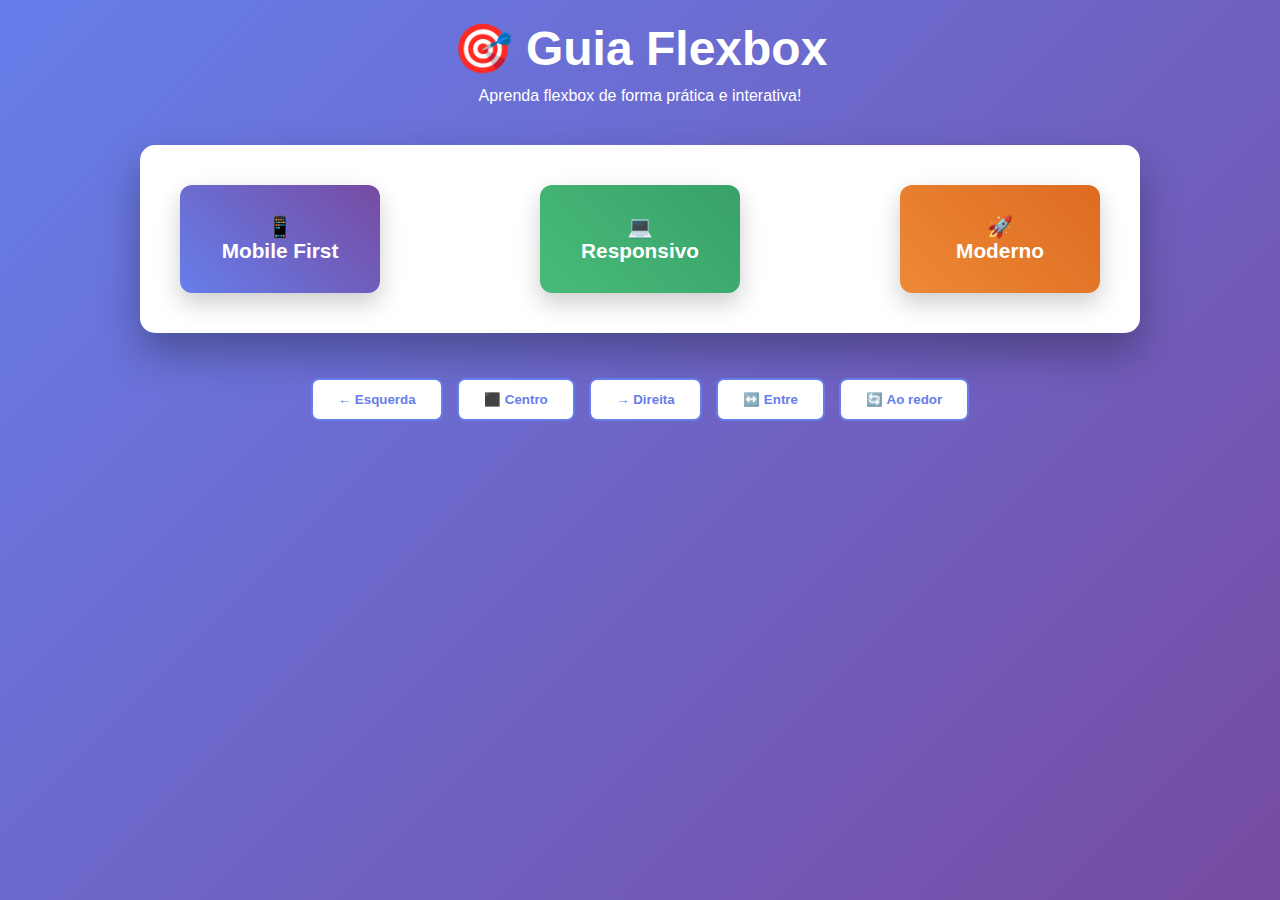
<file: index.html>
<!DOCTYPE html>
<html lang="pt-BR">
<head>
    <meta charset="UTF-8">
    <meta name="viewport" content="width=device-width, initial-scale=1.0">
    <title>🎯 Guia Flexbox - Início</title>
    <style>
        * {
            margin: 0;
            padding: 0;
            box-sizing: border-box;
        }

        body {
            font-family: 'Segoe UI', sans-serif;
            background: linear-gradient(135deg, #667eea 0%, #764ba2 100%);
            min-height: 100vh;
            padding: 20px;
        }

        .header {
            text-align: center;
            color: white;
            margin-bottom: 40px;
        }

        .header h1 {
            font-size: 3em;
            margin-bottom: 10px;
        }

        .container {
            display: flex;
            justify-content: space-between;
            align-items: center;
            max-width: 1000px;
            margin: 0 auto;
            background: white;
            padding: 40px;
            border-radius: 15px;
            box-shadow: 0 20px 40px rgba(0,0,0,0.3);
        }

        .box {
            background: linear-gradient(45deg, #667eea, #764ba2);
            color: white;
            padding: 30px;
            border-radius: 12px;
            text-align: center;
            font-size: 1.3em;
            font-weight: bold;
            box-shadow: 0 10px 25px rgba(0,0,0,0.2);
            transition: transform 0.3s ease;
            min-width: 200px;
        }

        .box:hover {
            transform: translateY(-10px);
        }

        .box:nth-child(1) { background: linear-gradient(45deg, #667eea, #764ba2); }
        .box:nth-child(2) { background: linear-gradient(45deg, #48bb78, #38a169); }
        .box:nth-child(3) { background: linear-gradient(45deg, #ed8936, #dd6b20); }

        .controls {
            text-align: center;
            margin: 40px 0;
        }

        .btn {
            background: white;
            color: #667eea;
            border: 2px solid #667eea;
            padding: 12px 25px;
            margin: 5px;
            border-radius: 8px;
            font-weight: bold;
            cursor: pointer;
            transition: all 0.3s ease;
        }

        .btn:hover {
            background: #667eea;
            color: white;
            transform: translateY(-2px);
        }

        /* Responsivo */
        @media (max-width: 768px) {
            .container {
                flex-direction: column;
                gap: 20px;
            }
            
            .box {
                width: 100%;
            }
            
            .header h1 {
                font-size: 2em;
            }
        }
    </style>
</head>
<body>
    <div class="header">
        <h1>🎯 Guia Flexbox</h1>
        <p>Aprenda flexbox de forma prática e interativa!</p>
    </div>

    <div class="container" id="flexContainer">
        <div class="box">
            📱<br>
            Mobile First
        </div>
        <div class="box">
            💻<br>
            Responsivo
        </div>
        <div class="box">
            🚀<br>
            Moderno
        </div>
    </div>

    <div class="controls">
        <button class="btn" onclick="changeJustify('flex-start')">← Esquerda</button>
        <button class="btn" onclick="changeJustify('center')">⬛ Centro</button>
        <button class="btn" onclick="changeJustify('flex-end')">→ Direita</button>
        <button class="btn" onclick="changeJustify('space-between')">↔️ Entre</button>
        <button class="btn" onclick="changeJustify('space-around')">🔄 Ao redor</button>
    </div>

    <script>
        function changeJustify(value) {
            document.getElementById('flexContainer').style.justifyContent = value;
        }
    </script>
</body>
</html>
</file>
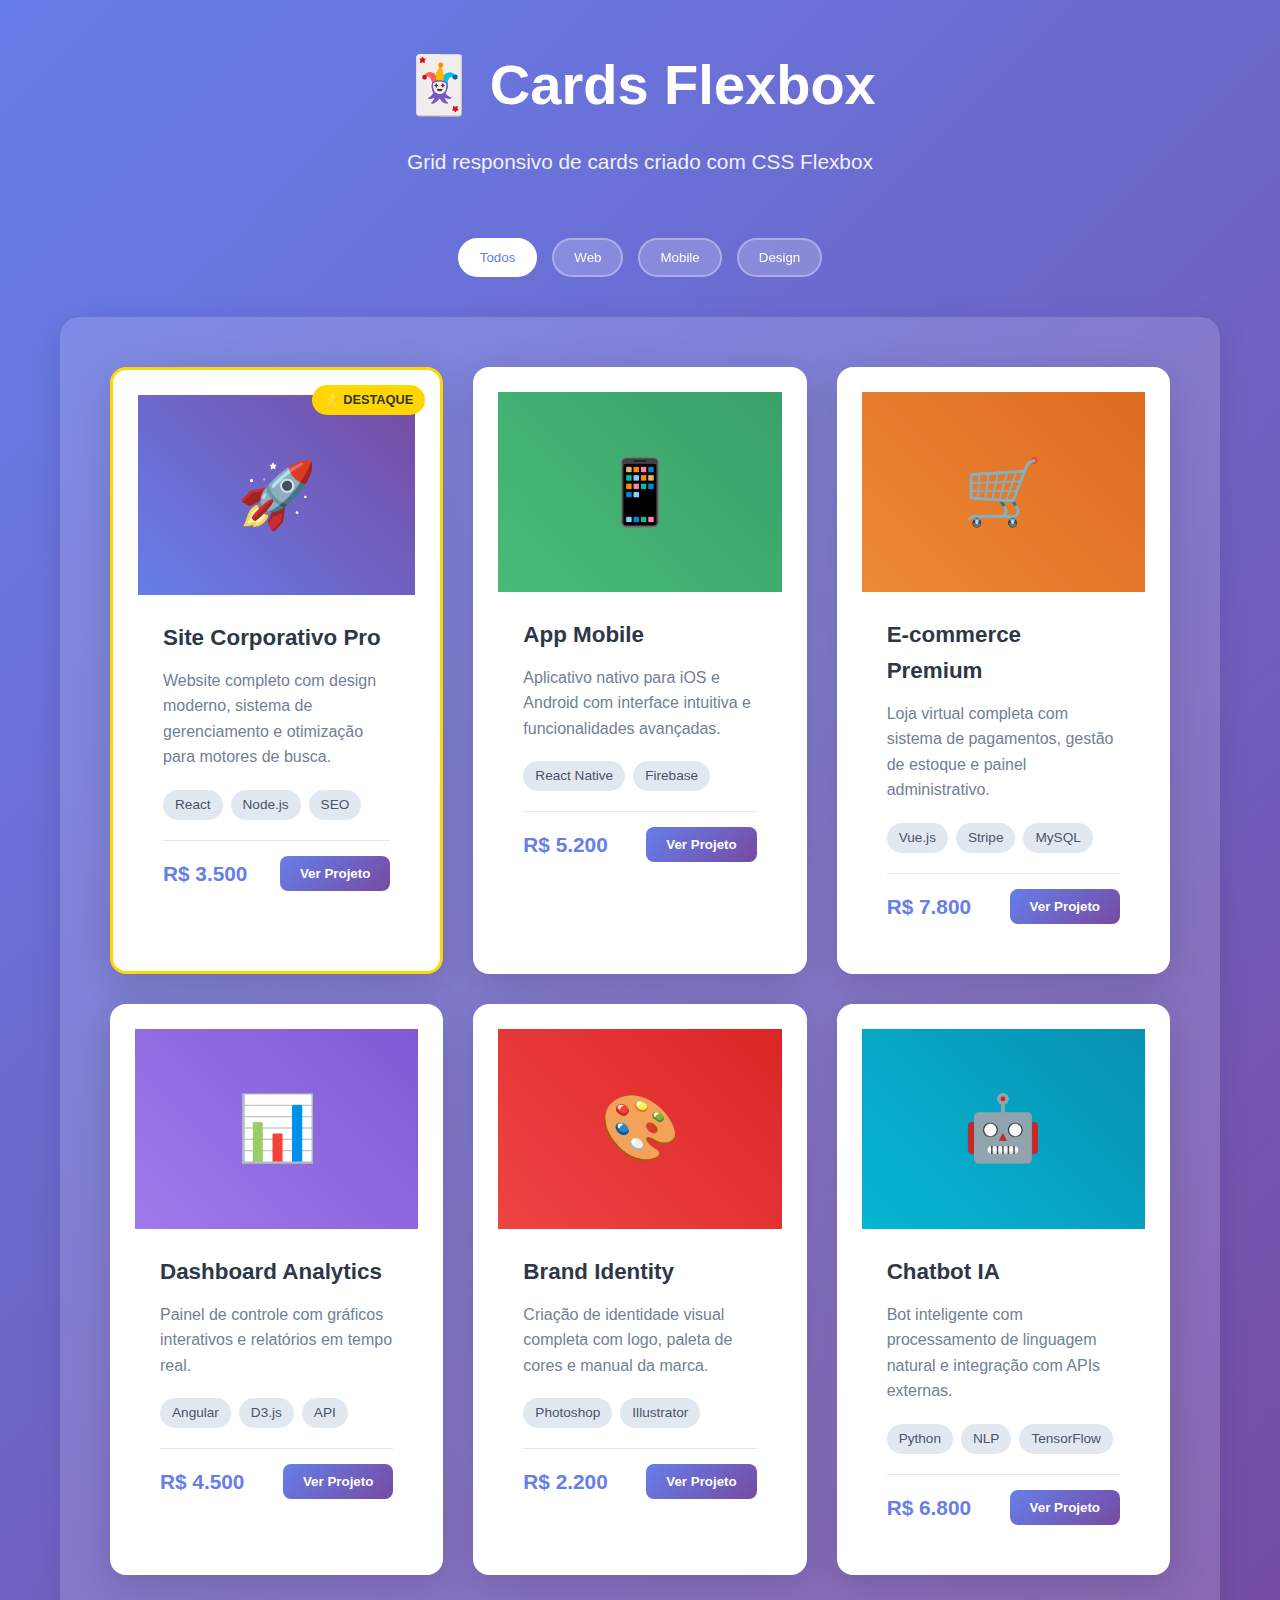
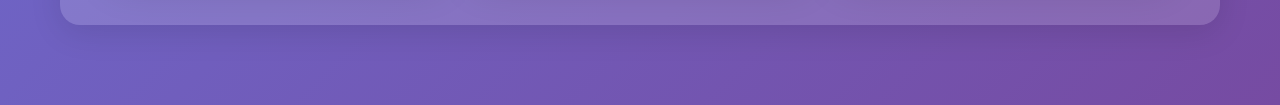
<file: exemplos/cards.html>
<!DOCTYPE html>
<html lang="pt-BR">
<head>
    <meta charset="UTF-8">
    <meta name="viewport" content="width=device-width, initial-scale=1.0">
    <title>🃏 Cards Flexbox - Grid Responsivo</title>
    <link rel="stylesheet" href="../css/style.css">
    <style>
        body {
            background: linear-gradient(135deg, #667eea 0%, #764ba2 100%);
            min-height: 100vh;
            padding: 40px 0;
        }

        .page-header {
            text-align: center;
            color: white;
            margin-bottom: 60px;
        }

        .page-header h1 {
            font-size: 3.5em;
            margin-bottom: 15px;
            font-weight: 700;
        }

        .page-header p {
            font-size: 1.3em;
            opacity: 0.9;
        }

        /* ===== CARDS GRID ===== */
.cards-container {
    background: rgba(255,255,255,0.15);
    border-radius: 20px;
    padding: 50px;
    margin: 40px 0;
    box-shadow: 0 8px 32px rgba(0,0,0,0.1);
}

        .cards-grid {
            display: flex;
            flex-wrap: wrap;
            gap: 30px;
        }

        .card {
            flex: 1 1 320px;
            background: white;
            border-radius: 16px;
            overflow: hidden;
            box-shadow: 0 10px 40px rgba(0,0,0,0.15);
            transition: all 0.4s ease;
            position: relative;
        }

        .card:hover {
            transform: translateY(-15px) scale(1.02);
            box-shadow: 0 25px 50px rgba(0,0,0,0.25);
        }

        .card-image {
            height: 200px;
            background: linear-gradient(45deg, #667eea, #764ba2);
            display: flex;
            align-items: center;
            justify-content: center;
            color: white;
            font-size: 4em;
            position: relative;
            overflow: hidden;
        }

        .card:nth-child(2) .card-image { background: linear-gradient(45deg, #48bb78, #38a169); }
        .card:nth-child(3) .card-image { background: linear-gradient(45deg, #ed8936, #dd6b20); }
        .card:nth-child(4) .card-image { background: linear-gradient(45deg, #9f7aea, #805ad5); }
        .card:nth-child(5) .card-image { background: linear-gradient(45deg, #ef4444, #dc2626); }
        .card:nth-child(6) .card-image { background: linear-gradient(45deg, #06b6d4, #0891b2); }

        .card-content {
            padding: 25px;
        }

        .card-title {
            font-size: 1.4em;
            font-weight: 600;
            color: #2d3748;
            margin-bottom: 12px;
        }

        .card-description {
            color: #718096;
            line-height: 1.6;
            margin-bottom: 20px;
        }

        .card-tags {
            display: flex;
            flex-wrap: wrap;
            gap: 8px;
            margin-bottom: 20px;
        }

        .tag {
            background: #e2e8f0;
            color: #4a5568;
            padding: 4px 12px;
            border-radius: 20px;
            font-size: 0.85em;
            font-weight: 500;
        }

        .card-footer {
            display: flex;
            justify-content: space-between;
            align-items: center;
            padding-top: 15px;
            border-top: 1px solid #e2e8f0;
        }

        .card-price {
            font-size: 1.3em;
            font-weight: bold;
            color: #667eea;
        }

        .card-button {
            background: linear-gradient(135deg, #667eea, #764ba2);
            color: white;
            border: none;
            padding: 10px 20px;
            border-radius: 8px;
            font-weight: 600;
            cursor: pointer;
            transition: all 0.3s ease;
        }

        .card-button:hover {
            transform: translateY(-2px);
            box-shadow: 0 5px 15px rgba(102, 126, 234, 0.4);
        }

        /* ===== CARDS ESPECIAIS ===== */
        .card-featured {
            border: 3px solid #ffd700;
            position: relative;
        }

        .card-featured::before {
            content: '⭐ DESTAQUE';
            position: absolute;
            top: 15px;
            right: 15px;
            background: #ffd700;
            color: #333;
            padding: 5px 12px;
            border-radius: 20px;
            font-size: 0.8em;
            font-weight: bold;
            z-index: 10;
        }

        /* ===== FILTROS ===== */
        .filters {
            display: flex;
            justify-content: center;
            gap: 15px;
            margin-bottom: 40px;
            flex-wrap: wrap;
        }

        .filter-btn {
            background: rgba(255,255,255,0.2);
            color: white;
            border: 2px solid rgba(255,255,255,0.3);
            padding: 10px 20px;
            border-radius: 25px;
            cursor: pointer;
            transition: all 0.3s ease;
            -webkit-backdrop-filter: blur(10px);
            backdrop-filter: blur(10px);
        }

        .filter-btn:hover,
        .filter-btn.active {
            background: white;
            color: #667eea;
            border-color: white;
        }

        /* ===== RESPONSIVO ===== */
        @media (max-width: 768px) {
            .page-header h1 {
                font-size: 2.5em;
            }
            
            .cards-container {
                padding: 30px 20px;
            }
            
            .cards-grid {
                gap: 20px;
            }
            
            .card {
                flex: 1 1 100%;
            }
        }
    </style>
</head>
<body>
    <div class="container">
        <!-- ===== HEADER ===== -->
        <div class="page-header">
            <h1>🃏 Cards Flexbox</h1>
            <p>Grid responsivo de cards criado com CSS Flexbox</p>
        </div>

        <!-- ===== FILTROS ===== -->
        <div class="filters">
            <button class="filter-btn active">Todos</button>
            <button class="filter-btn">Web</button>
            <button class="filter-btn">Mobile</button>
            <button class="filter-btn">Design</button>
        </div>

        <!-- ===== CARDS ===== -->
        <div class="cards-container">
            <div class="cards-grid">
                
                <!-- Card 1 - Destaque -->
                <div class="card card-featured">
                    <div class="card-image">🚀</div>
                    <div class="card-content">
                        <h3 class="card-title">Site Corporativo Pro</h3>
                        <p class="card-description">
                            Website completo com design moderno, sistema de gerenciamento 
                            e otimização para motores de busca.
                        </p>
                        <div class="card-tags">
                            <span class="tag">React</span>
                            <span class="tag">Node.js</span>
                            <span class="tag">SEO</span>
                        </div>
                        <div class="card-footer">
                            <span class="card-price">R$ 3.500</span>
                            <button class="card-button">Ver Projeto</button>
                        </div>
                    </div>
                </div>

                <!-- Card 2 -->
                <div class="card">
                    <div class="card-image">📱</div>
                    <div class="card-content">
                        <h3 class="card-title">App Mobile</h3>
                        <p class="card-description">
                            Aplicativo nativo para iOS e Android com interface 
                            intuitiva e funcionalidades avançadas.
                        </p>
                        <div class="card-tags">
                            <span class="tag">React Native</span>
                            <span class="tag">Firebase</span>
                        </div>
                        <div class="card-footer">
                            <span class="card-price">R$ 5.200</span>
                            <button class="card-button">Ver Projeto</button>
                        </div>
                    </div>
                </div>

                <!-- Card 3 -->
                <div class="card">
                    <div class="card-image">🛒</div>
                    <div class="card-content">
                        <h3 class="card-title">E-commerce Premium</h3>
                        <p class="card-description">
                            Loja virtual completa com sistema de pagamentos, 
                            gestão de estoque e painel administrativo.
                        </p>
                        <div class="card-tags">
                            <span class="tag">Vue.js</span>
                            <span class="tag">Stripe</span>
                            <span class="tag">MySQL</span>
                        </div>
                        <div class="card-footer">
                            <span class="card-price">R$ 7.800</span>
                            <button class="card-button">Ver Projeto</button>
                        </div>
                    </div>
                </div>

                <!-- Card 4 -->
                <div class="card">
                    <div class="card-image">📊</div>
                    <div class="card-content">
                        <h3 class="card-title">Dashboard Analytics</h3>
                        <p class="card-description">
                            Painel de controle com gráficos interativos 
                            e relatórios em tempo real.
                        </p>
                        <div class="card-tags">
                            <span class="tag">Angular</span>
                            <span class="tag">D3.js</span>
                            <span class="tag">API</span>
                        </div>
                        <div class="card-footer">
                            <span class="card-price">R$ 4.500</span>
                            <button class="card-button">Ver Projeto</button>
                        </div>
                    </div>
                </div>

                <!-- Card 5 -->
                <div class="card">
                    <div class="card-image">🎨</div>
                    <div class="card-content">
                        <h3 class="card-title">Brand Identity</h3>
                        <p class="card-description">
                            Criação de identidade visual completa com 
                            logo, paleta de cores e manual da marca.
                        </p>
                        <div class="card-tags">
                            <span class="tag">Photoshop</span>
                            <span class="tag">Illustrator</span>
                        </div>
                        <div class="card-footer">
                            <span class="card-price">R$ 2.200</span>
                            <button class="card-button">Ver Projeto</button>
                        </div>
                    </div>
                </div>

                <!-- Card 6 -->
                <div class="card">
                    <div class="card-image">🤖</div>
                    <div class="card-content">
                        <h3 class="card-title">Chatbot IA</h3>
                        <p class="card-description">
                            Bot inteligente com processamento de linguagem 
                            natural e integração com APIs externas.
                        </p>
                        <div class="card-tags">
                            <span class="tag">Python</span>
                            <span class="tag">NLP</span>
                            <span class="tag">TensorFlow</span>
                        </div>
                        <div class="card-footer">
                            <span class="card-price">R$ 6.800</span>
                            <button class="card-button">Ver Projeto</button>
                        </div>
                    </div>
                </div>

            </div>
        </div>
    </div>

    <script>
        // Funcionalidade dos filtros
        document.querySelectorAll('.filter-btn').forEach(btn => {
            btn.addEventListener('click', function() {
                // Remove active de todos
                document.querySelectorAll('.filter-btn').forEach(b => b.classList.remove('active'));
                // Adiciona active no clicado
                this.classList.add('active');
            });
        });
    </script>
</body>
</html>
</file>
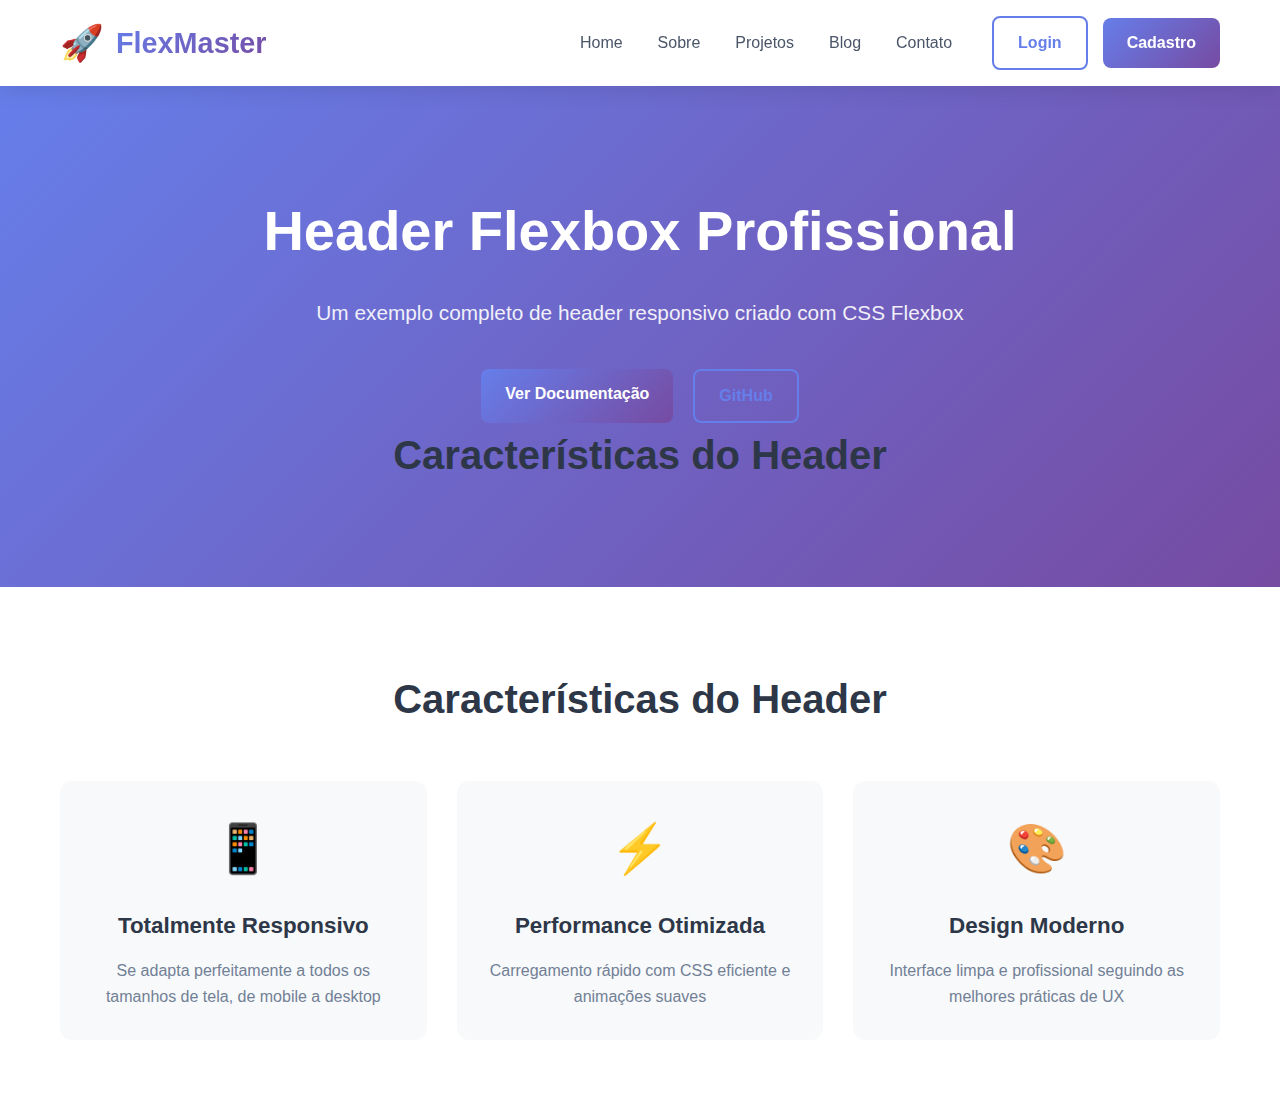
<file: exemplos/header.html>
<!DOCTYPE html>
<html lang="pt-BR">
<head>
    <meta charset="UTF-8">
    <meta name="viewport" content="width=device-width, initial-scale=1.0">
    <title>🎯 Header Flexbox Profissional</title>
    <link rel="stylesheet" href="../css/style.css">
    <style>
        body {
            background: #f8f9fa;
        }
        
        /* ===== HEADER ===== */
        .header {
            background: white;
            box-shadow: 0 4px 20px rgba(0,0,0,0.1);
            position: sticky;
            top: 0;
            z-index: 100;
        }

        .header-container {
            display: flex;
            justify-content: space-between;
            align-items: center;
            padding: 15px 0;
        }

        .logo {
            display: flex;
            align-items: center;
            gap: 12px;
        }

        .logo-icon {
            font-size: 2.2em;
        }

        .logo-text {
            font-size: 1.8em;
            font-weight: bold;
            background: linear-gradient(135deg, #667eea, #764ba2);
            -webkit-background-clip: text;
            -webkit-text-fill-color: transparent;
            background-clip: text;
        }

        /* ===== NAVEGAÇÃO ===== */
        .nav {
            display: flex;
            align-items: center;
            gap: 40px;
        }

        .nav-list {
            display: flex;
            list-style: none;
            gap: 35px;
        }

        .nav-link {
            text-decoration: none;
            color: #4a5568;
            font-weight: 500;
            position: relative;
            transition: color 0.3s ease;
        }

        .nav-link:hover {
            color: #667eea;
        }

        .nav-link::after {
            content: '';
            position: absolute;
            width: 0;
            height: 3px;
            bottom: -8px;
            left: 0;
            background: linear-gradient(135deg, #667eea, #764ba2);
            transition: width 0.3s ease;
            border-radius: 2px;
        }

        .nav-link:hover::after {
            width: 100%;
        }

        /* ===== AÇÕES DO HEADER ===== */
        .header-actions {
            display: flex;
            align-items: center;
            gap: 15px;
        }

        /* ===== CONTEÚDO DEMO ===== */
        .hero {
            background: linear-gradient(135deg, #667eea 0%, #764ba2 100%);
            color: white;
            padding: 100px 0;
            text-align: center;
        }

        .hero h1 {
            font-size: 3.5em;
            margin-bottom: 20px;
            font-weight: 700;
        }

        .hero p {
            font-size: 1.3em;
            margin-bottom: 40px;
            opacity: 0.9;
        }

        .hero-buttons {
            display: flex;
            justify-content: center;
            gap: 20px;
            flex-wrap: wrap;
        }

        /* ===== SEÇÃO DE FEATURES ===== */
        .features {
            padding: 80px 0;
            background: white;
        }

        .features-grid {
            display: flex;
            gap: 30px;
            margin-top: 50px;
        }

        .features-title {
            text-align: center;
            font-size: 2.5em;
            color: #2d3748;
        }

        .feature {
            flex: 1;
            text-align: center;
            padding: 30px;
            border-radius: 12px;
            background: #f8f9fa;
            transition: transform 0.3s ease;
        }

        .feature:hover {
            transform: translateY(-5px);
        }

        .feature-icon {
            font-size: 3em;
            margin-bottom: 20px;
        }

        .feature h3 {
            color: #2d3748;
            margin-bottom: 15px;
            font-size: 1.4em;
        }

        .feature p {
            color: #718096;
            line-height: 1.6;
        }

        /* ===== RESPONSIVO ===== */
        @media (max-width: 1024px) {
            .nav-list {
                gap: 25px;
            }
            
            .features-grid {
                gap: 20px;
            }
        }

        @media (max-width: 768px) {
            .header-container {
                flex-wrap: wrap;
                gap: 20px;
            }
            
            .nav {
                order: 3;
                width: 100%;
                justify-content: center;
            }
            
            .nav-list {
                gap: 20px;
            }
            
            .hero h1 {
                font-size: 2.5em;
            }
            
            .hero-buttons {
                flex-direction: column;
                align-items: center;
            }
            
            .features-grid {
                flex-direction: column;
            }
        }

        @media (max-width: 480px) {
            .logo-text {
                font-size: 1.5em;
            }
            
            .nav-list {
                flex-wrap: wrap;
                gap: 15px;
            }
            
            .hero {
                padding: 60px 0;
            }
            
            .hero h1 {
                font-size: 2em;
            }
        }
    </style>
</head>
<body>
    <!-- ===== HEADER ===== -->
    <header class="header">
        <div class="container">
            <div class="header-container">
                <!-- Logo -->
                <div class="logo">
                    <span class="logo-icon">🚀</span>
                    <span class="logo-text">FlexMaster</span>
                </div>

                <!-- Navegação -->
                <nav class="nav">
                    <ul class="nav-list">
                        <li><a href="#home" class="nav-link">Home</a></li>
                        <li><a href="#sobre" class="nav-link">Sobre</a></li>
                        <li><a href="#projetos" class="nav-link">Projetos</a></li>
                        <li><a href="#blog" class="nav-link">Blog</a></li>
                        <li><a href="#contato" class="nav-link">Contato</a></li>
                    </ul>

                    <!-- Ações do Header -->
                    <div class="header-actions">
                        <a href="#" class="btn btn-outline">Login</a>
                        <a href="#" class="btn btn-primary">Cadastro</a>
                    </div>
                </nav>
            </div>
        </div>
    </header>

    <!-- ===== HERO SECTION ===== -->
    <section class="hero">
        <div class="container">
            <h1>Header Flexbox Profissional</h1>
            <p>Um exemplo completo de header responsivo criado com CSS Flexbox</p>
            <div class="hero-buttons">
                <a href="#" class="btn btn-primary">Ver Documentação</a>
                <a href="#" class="btn btn-outline">GitHub</a>
            </div>
            <h2 class="features-title">Características do Header</h2>
    </section>

    <!-- ===== FEATURES ===== -->
    <section class="features">
        <div class="container">
            <h2 class="features-title">Características do Header</h2>
            
            <div class="features-grid">
                <div class="feature">
                    <div class="feature-icon">📱</div>
                    <h3>Totalmente Responsivo</h3>
                    <p>Se adapta perfeitamente a todos os tamanhos de tela, de mobile a desktop</p>
                </div>
                
                <div class="feature">
                    <div class="feature-icon">⚡</div>
                    <h3>Performance Otimizada</h3>
                    <p>Carregamento rápido com CSS eficiente e animações suaves</p>
                </div>
                
                <div class="feature">
                    <div class="feature-icon">🎨</div>
                    <h3>Design Moderno</h3>
                    <p>Interface limpa e profissional seguindo as melhores práticas de UX</p>
                </div>
            </div>
        </div>
    </section>
</body>
</html>
</file>
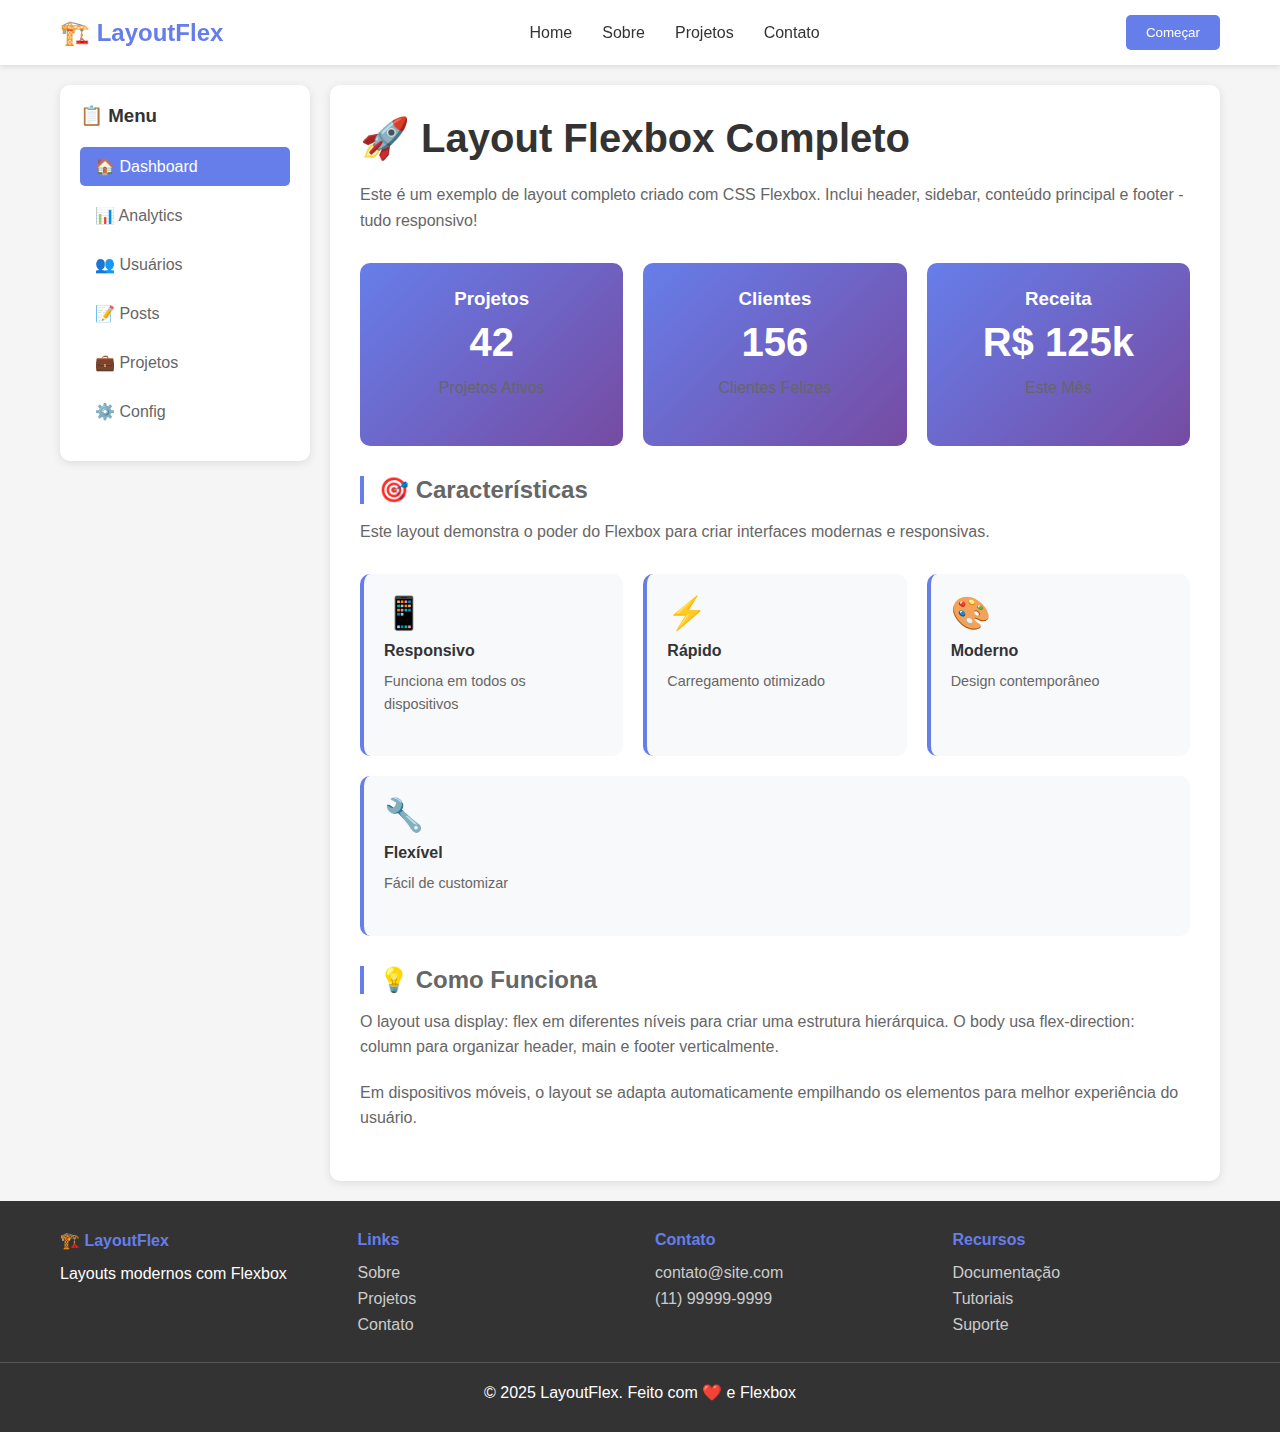
<file: exemplos/layoult-completo.html>
<!DOCTYPE html>
<html lang="pt-BR">
<head>
    <meta charset="UTF-8">
    <meta name="viewport" content="width=device-width, initial-scale=1.0">
    <title>Layout Completo Flexbox</title>
    <style>
        * {
            margin: 0;
            padding: 0;
            box-sizing: border-box;
        }

        body {
            font-family: Arial, sans-serif;
            display: flex;
            flex-direction: column;
            min-height: 100vh;
            background: #f5f5f5;
        }

        /* HEADER */
        .header {
            background: white;
            box-shadow: 0 2px 5px rgba(0,0,0,0.1);
            position: sticky;
            top: 0;
            z-index: 100;
        }

        .header-content {
            display: flex;
            justify-content: space-between;
            align-items: center;
            max-width: 1200px;
            margin: 0 auto;
            padding: 15px 20px;
        }

        .logo {
            font-size: 1.5em;
            font-weight: bold;
            color: #667eea;
        }

        .nav {
            display: flex;
            gap: 30px;
            list-style: none;
        }

        .nav a {
            text-decoration: none;
            color: #333;
            font-weight: 500;
        }

        .nav a:hover {
            color: #667eea;
        }

        .btn {
            background: #667eea;
            color: white;
            padding: 10px 20px;
            border: none;
            border-radius: 5px;
            cursor: pointer;
        }

        /* MAIN LAYOUT */
        .main-wrapper {
            display: flex;
            flex: 1;
            max-width: 1200px;
            margin: 0 auto;
            width: 100%;
            gap: 20px;
            padding: 20px;
        }

        /* SIDEBAR */
        .sidebar {
            flex: 0 0 250px;
            background: white;
            border-radius: 10px;
            padding: 20px;
            box-shadow: 0 2px 10px rgba(0,0,0,0.1);
            height: fit-content;
        }

        .sidebar h3 {
            color: #333;
            margin-bottom: 20px;
        }

        .sidebar-menu {
            list-style: none;
        }

        .sidebar-menu li {
            margin-bottom: 10px;
        }

        .sidebar-menu a {
            display: block;
            padding: 10px 15px;
            color: #666;
            text-decoration: none;
            border-radius: 5px;
            transition: all 0.3s ease;
        }

        .sidebar-menu a:hover,
        .sidebar-menu a.active {
            background: #667eea;
            color: white;
        }

        /* CONTENT */
        .content {
            flex: 1;
            background: white;
            border-radius: 10px;
            padding: 30px;
            box-shadow: 0 2px 10px rgba(0,0,0,0.1);
        }

        .content h1 {
            color: #333;
            font-size: 2.5em;
            margin-bottom: 20px;
        }

        .content h2 {
            color: #666;
            margin: 30px 0 15px 0;
            border-left: 4px solid #667eea;
            padding-left: 15px;
        }

        .content p {
            color: #666;
            line-height: 1.6;
            margin-bottom: 20px;
        }

        /* CARDS */
        .cards {
            display: flex;
            gap: 20px;
            margin: 30px 0;
        }

        .card {
            flex: 1;
            background: linear-gradient(135deg, #667eea, #764ba2);
            color: white;
            padding: 25px;
            border-radius: 10px;
            text-align: center;
        }

        .card h3 {
            margin-bottom: 10px;
        }

        .card .number {
            font-size: 2.5em;
            font-weight: bold;
            margin: 10px 0;
        }

        /* FEATURES */
        .features {
            display: flex;
            flex-wrap: wrap;
            gap: 20px;
            margin: 30px 0;
        }

        .feature {
            flex: 1 1 200px;
            background: #f8f9fa;
            padding: 20px;
            border-radius: 10px;
            border-left: 4px solid #667eea;
        }

        .feature-icon {
            font-size: 2em;
            margin-bottom: 10px;
        }

        .feature h4 {
            color: #333;
            margin-bottom: 10px;
        }

        .feature p {
            color: #666;
            font-size: 0.9em;
        }

        /* FOOTER */
        .footer {
            background: #333;
            color: white;
            padding: 30px 0;
            margin-top: auto;
        }

        .footer-content {
            display: flex;
            justify-content: space-between;
            max-width: 1200px;
            margin: 0 auto;
            padding: 0 20px;
            gap: 30px;
        }

        .footer-section {
            flex: 1;
        }

        .footer-section h4 {
            color: #667eea;
            margin-bottom: 15px;
        }

        .footer-section ul {
            list-style: none;
        }

        .footer-section li {
            margin-bottom: 8px;
        }

        .footer-section a {
            color: #ccc;
            text-decoration: none;
        }

        .footer-section a:hover {
            color: #667eea;
        }

        .footer-bottom {
            text-align: center;
            padding-top: 20px;
            margin-top: 20px;
            border-top: 1px solid #555;
        }

        /* RESPONSIVO */
        @media (max-width: 768px) {
            .main-wrapper {
                flex-direction: column;
            }
            
            .sidebar {
                flex: none;
                width: 100%;
            }
            
            .cards {
                flex-direction: column;
            }
            
            .features {
                flex-direction: column;
            }
            
            .footer-content {
                flex-direction: column;
                gap: 20px;
            }
            
            .nav {
                display: none;
            }
        }
    </style>
</head>
<body>
    <!-- HEADER -->
    <header class="header">
        <div class="header-content">
            <div class="logo">🏗️ LayoutFlex</div>
            <nav>
                <ul class="nav">
                    <li><a href="#home">Home</a></li>
                    <li><a href="#sobre">Sobre</a></li>
                    <li><a href="#projetos">Projetos</a></li>
                    <li><a href="#contato">Contato</a></li>
                </ul>
            </nav>
            <button class="btn">Começar</button>
        </div>
    </header>

    <!-- MAIN CONTENT -->
    <div class="main-wrapper">
        <!-- SIDEBAR -->
        <aside class="sidebar">
            <h3>📋 Menu</h3>
            <ul class="sidebar-menu">
                <li><a href="#" class="active">🏠 Dashboard</a></li>
                <li><a href="#">📊 Analytics</a></li>
                <li><a href="#">👥 Usuários</a></li>
                <li><a href="#">📝 Posts</a></li>
                <li><a href="#">💼 Projetos</a></li>
                <li><a href="#">⚙️ Config</a></li>
            </ul>
        </aside>

        <!-- CONTENT -->
        <main class="content">
            <h1>🚀 Layout Flexbox Completo</h1>
            <p>Este é um exemplo de layout completo criado com CSS Flexbox. Inclui header, sidebar, conteúdo principal e footer - tudo responsivo!</p>

            <!-- CARDS -->
            <div class="cards">
                <div class="card">
                    <h3>Projetos</h3>
                    <div class="number">42</div>
                    <p>Projetos Ativos</p>
                </div>
                <div class="card">
                    <h3>Clientes</h3>
                    <div class="number">156</div>
                    <p>Clientes Felizes</p>
                </div>
                <div class="card">
                    <h3>Receita</h3>
                    <div class="number">R$ 125k</div>
                    <p>Este Mês</p>
                </div>
            </div>

            <h2>🎯 Características</h2>
            <p>Este layout demonstra o poder do Flexbox para criar interfaces modernas e responsivas.</p>

            <!-- FEATURES -->
            <div class="features">
                <div class="feature">
                    <div class="feature-icon">📱</div>
                    <h4>Responsivo</h4>
                    <p>Funciona em todos os dispositivos</p>
                </div>
                <div class="feature">
                    <div class="feature-icon">⚡</div>
                    <h4>Rápido</h4>
                    <p>Carregamento otimizado</p>
                </div>
                <div class="feature">
                    <div class="feature-icon">🎨</div>
                    <h4>Moderno</h4>
                    <p>Design contemporâneo</p>
                </div>
                <div class="feature">
                    <div class="feature-icon">🔧</div>
                    <h4>Flexível</h4>
                    <p>Fácil de customizar</p>
                </div>
            </div>

            <h2>💡 Como Funciona</h2>
            <p>O layout usa display: flex em diferentes níveis para criar uma estrutura hierárquica. O body usa flex-direction: column para organizar header, main e footer verticalmente.</p>
            <p>Em dispositivos móveis, o layout se adapta automaticamente empilhando os elementos para melhor experiência do usuário.</p>
        </main>
    </div>

    <!-- FOOTER -->
    <footer class="footer">
        <div class="footer-content">
            <div class="footer-section">
                <h4>🏗️ LayoutFlex</h4>
                <p>Layouts modernos com Flexbox</p>
            </div>
            <div class="footer-section">
                <h4>Links</h4>
                <ul>
                    <li><a href="#">Sobre</a></li>
                    <li><a href="#">Projetos</a></li>
                    <li><a href="#">Contato</a></li>
                </ul>
            </div>
            <div class="footer-section">
                <h4>Contato</h4>
                <ul>
                    <li><a href="#">contato@site.com</a></li>
                    <li><a href="#">(11) 99999-9999</a></li>
                </ul>
            </div>
            <div class="footer-section">
                <h4>Recursos</h4>
                <ul>
                    <li><a href="#">Documentação</a></li>
                    <li><a href="#">Tutoriais</a></li>
                    <li><a href="#">Suporte</a></li>
                </ul>
            </div>
        </div>
        <div class="footer-bottom">
            <p>&copy; 2025 LayoutFlex. Feito com ❤️ e Flexbox</p>
        </div>
    </footer>
</body>
</html>
</file>
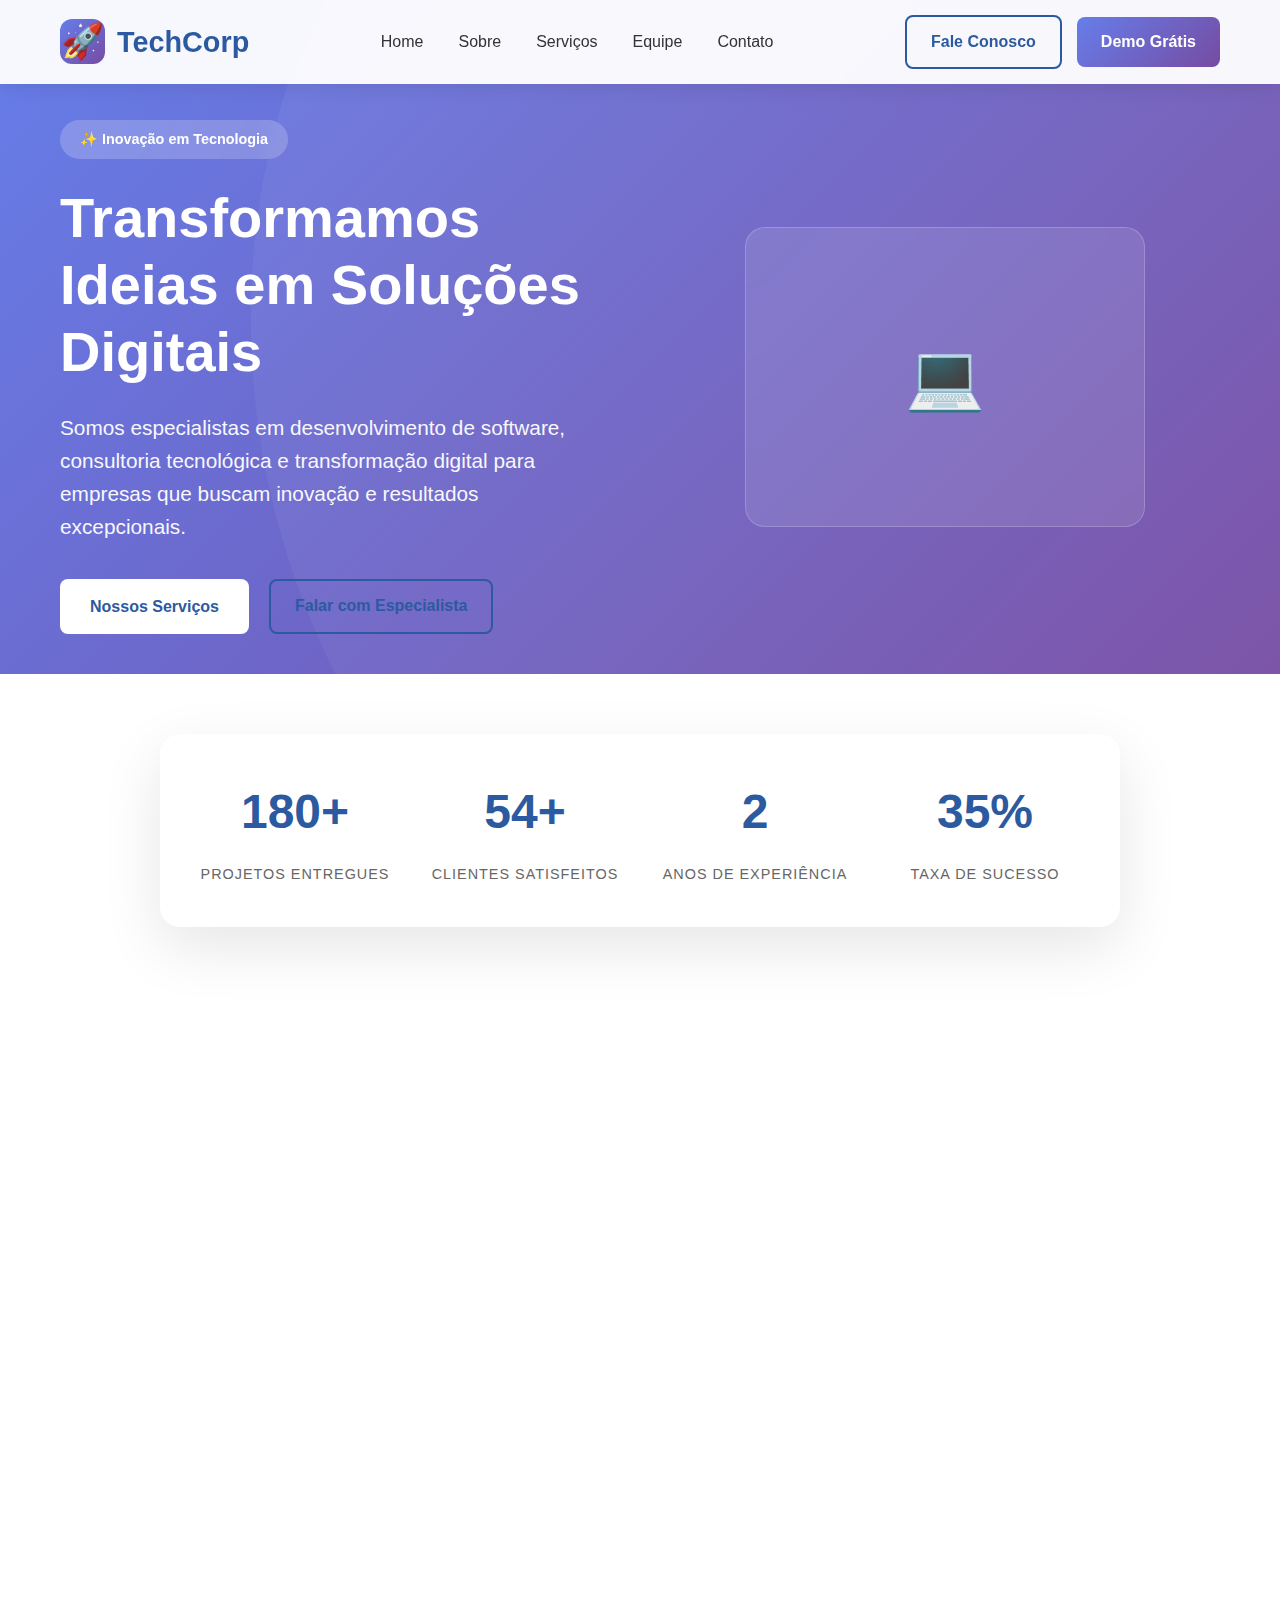
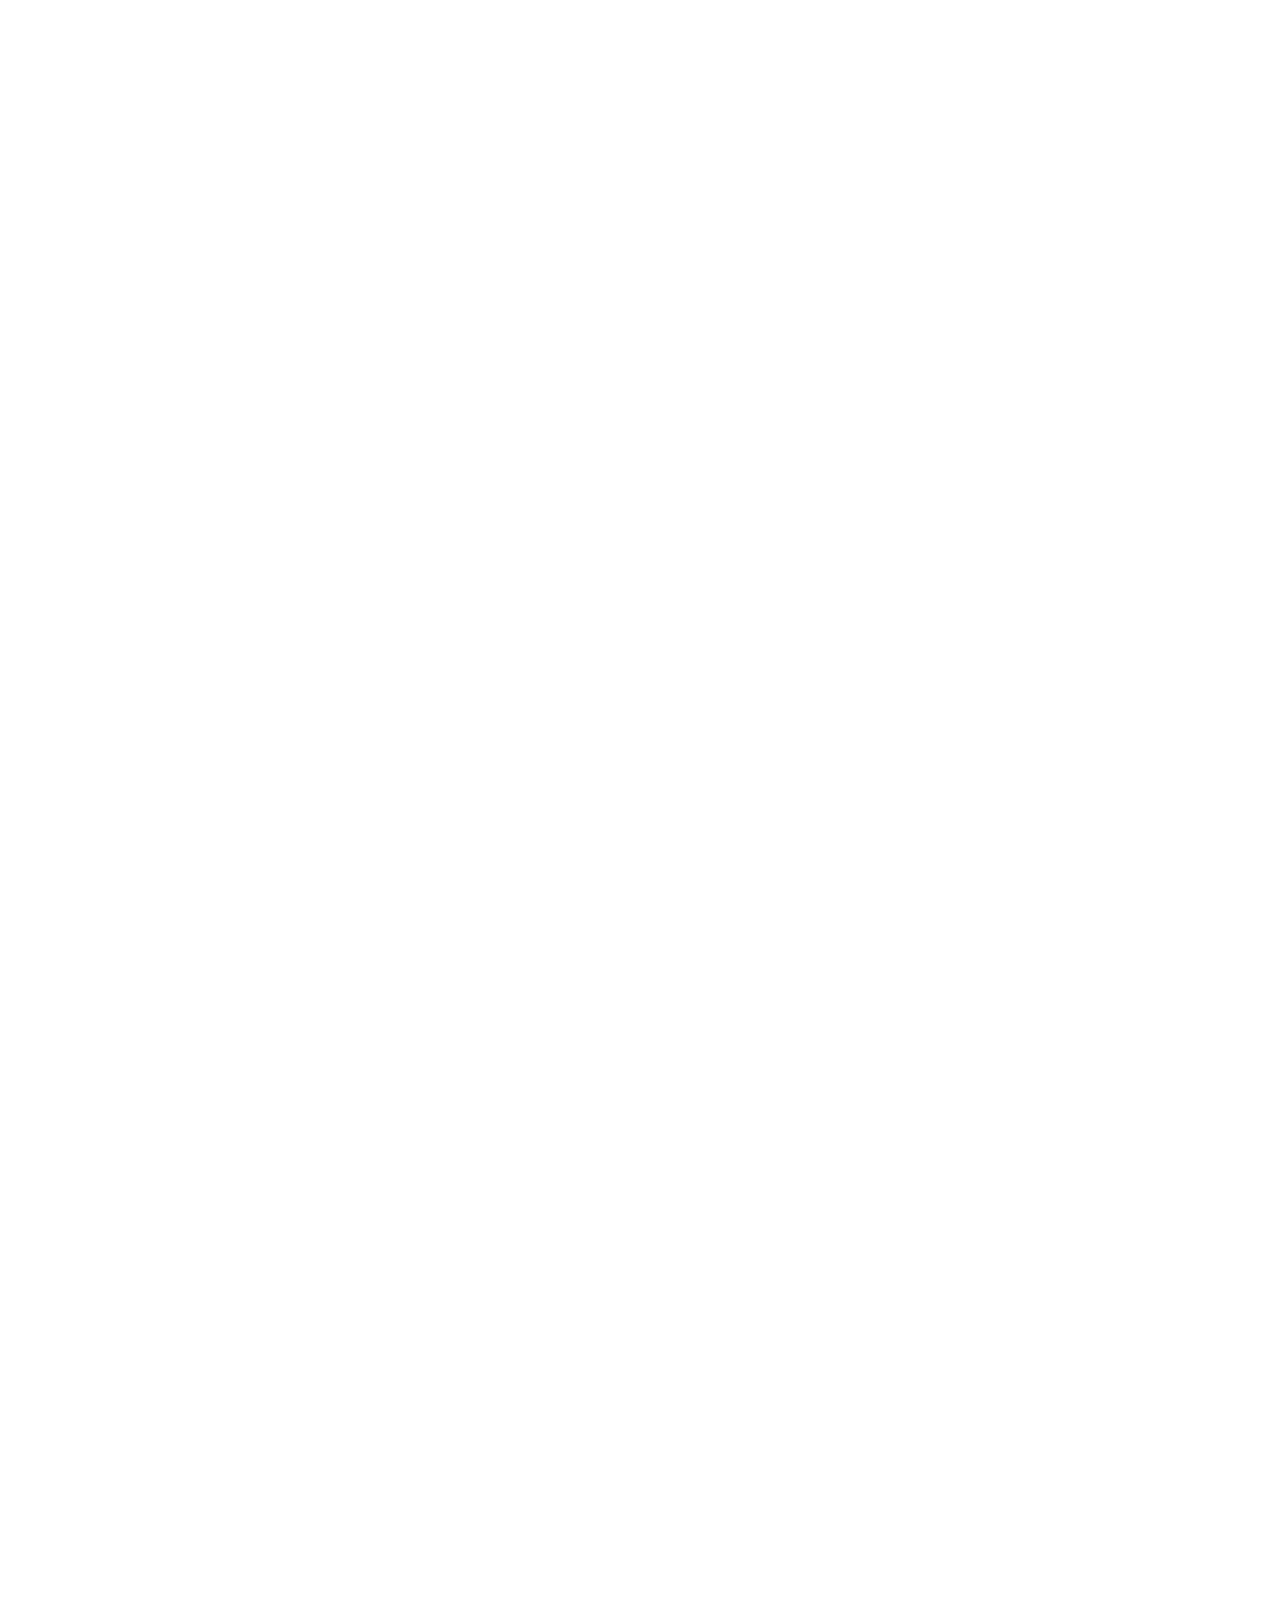
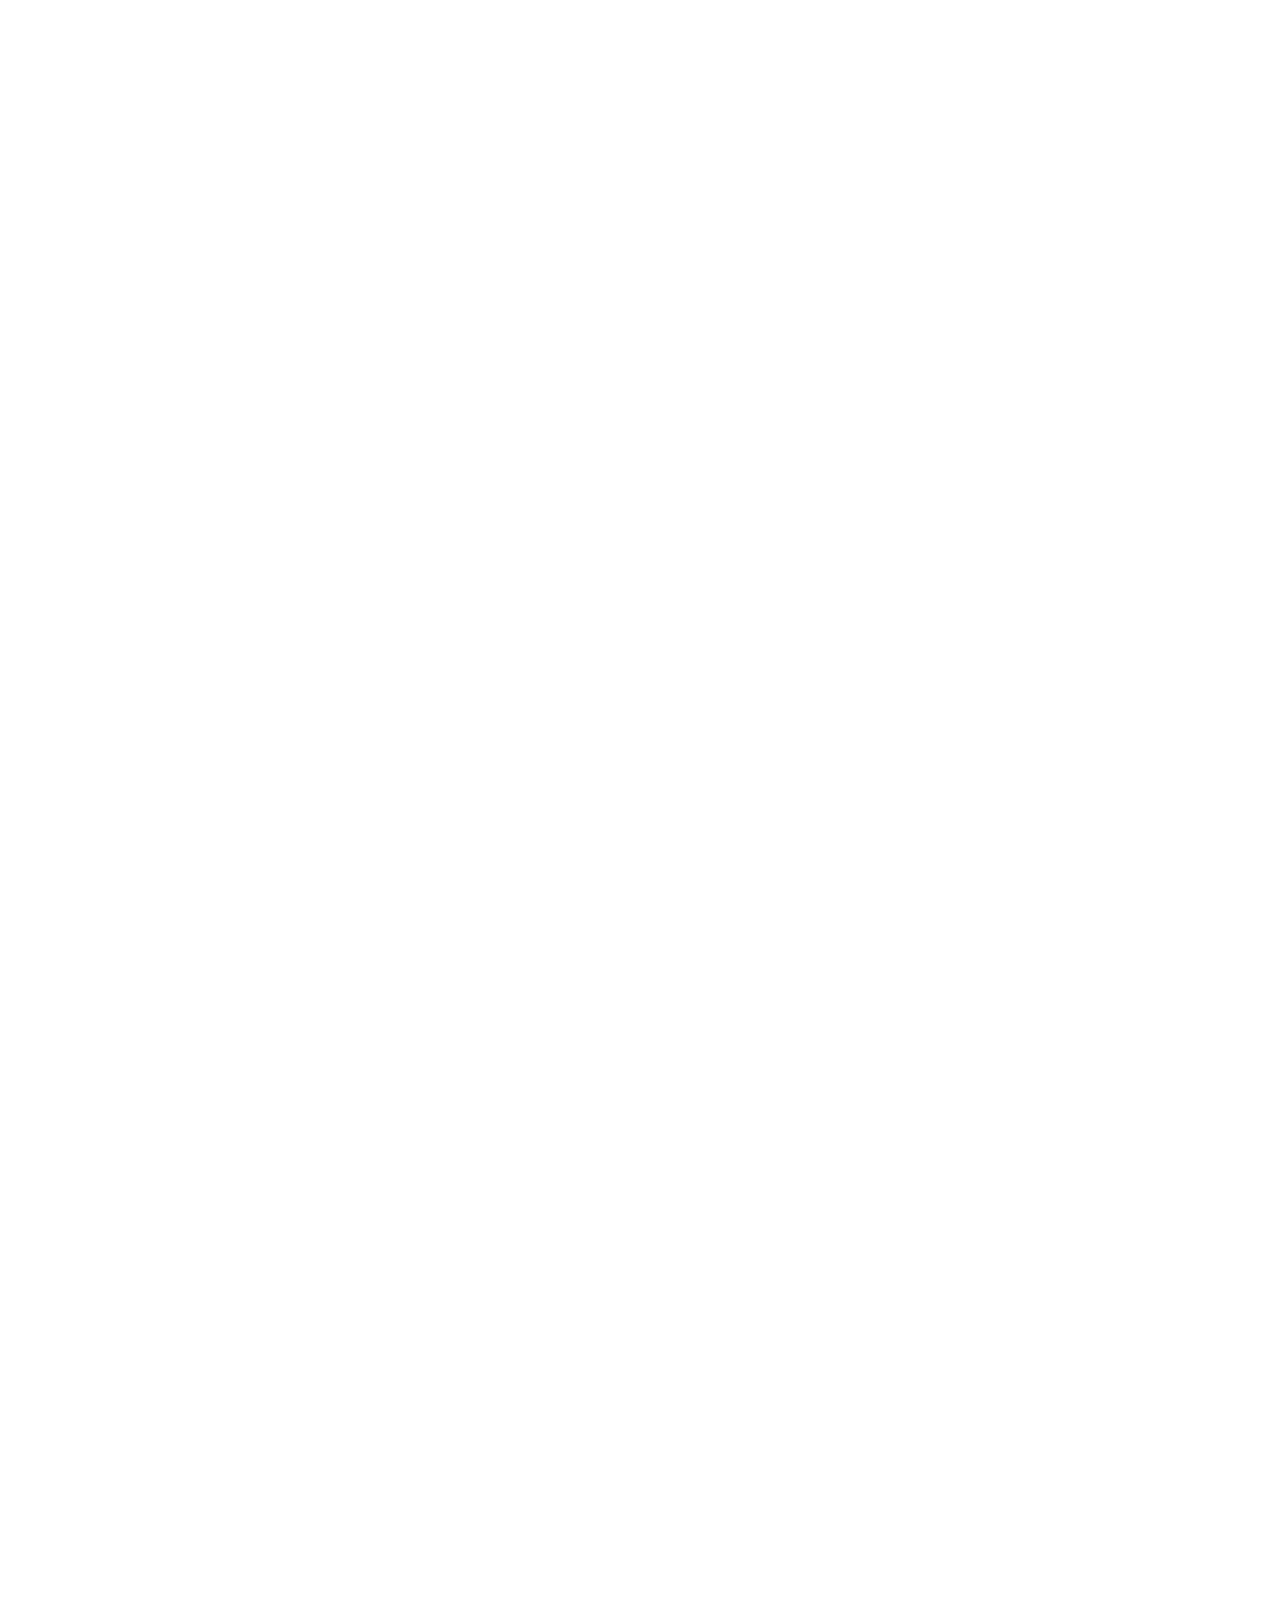
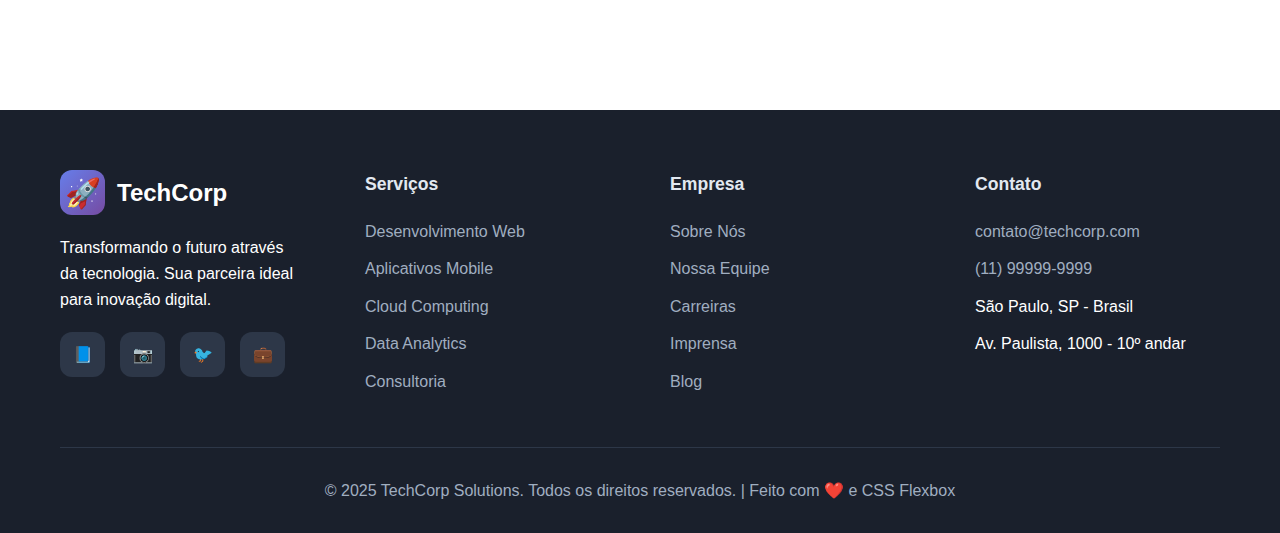
<file: exemplos/sites-corporativo.html>
<!DOCTYPE html>
<html lang="pt-BR">
<head>
    <meta charset="UTF-8">
    <meta name="viewport" content="width=device-width, initial-scale=1.0">
    <title>TechCorp Solutions - Soluções Tecnológicas Inovadoras</title>
    <style>
        * {
            margin: 0;
            padding: 0;
            box-sizing: border-box;
        }

        body {
            font-family: 'Segoe UI', Tahoma, Geneva, Verdana, sans-serif;
            line-height: 1.6;
            color: #333;
            overflow-x: hidden;
        }

        /* ===== HEADER CORPORATIVO ===== */
        .header {
            background: rgba(255, 255, 255, 0.95);
            -webkit-backdrop-filter: blur(10px);
            -webkit-backdrop-filter: blur(10px);
            -webkit-backdrop-filter: blur(10px);
            -webkit-backdrop-filter: blur(10px);
            backdrop-filter: blur(10px);
            box-shadow: 0 2px 20px rgba(0,0,0,0.1);
            position: fixed;
            top: 0;
            left: 0;
            right: 0;
            z-index: 1000;
            transition: all 0.3s ease;
        }

        .header.scrolled {
            background: rgba(255, 255, 255, 0.98);
            box-shadow: 0 4px 30px rgba(0,0,0,0.15);
        }

        .nav-container {
            display: flex;
            justify-content: space-between;
            align-items: center;
            max-width: 1200px;
            margin: 0 auto;
            padding: 15px 20px;
        }

        .logo {
            display: flex;
            align-items: center;
            gap: 12px;
            font-size: 1.8em;
            font-weight: 700;
            color: #2c5aa0;
        }

        .logo-icon {
            background: linear-gradient(135deg, #667eea, #764ba2);
            color: white;
            width: 45px;
            height: 45px;
            border-radius: 12px;
            display: flex;
            align-items: center;
            justify-content: center;
            font-size: 1.2em;
        }

        .nav-menu {
            display: flex;
            list-style: none;
            gap: 35px;
        }

        .nav-menu a {
            text-decoration: none;
            color: #333;
            font-weight: 500;
            position: relative;
            transition: color 0.3s ease;
        }

        .nav-menu a:hover {
            color: #2c5aa0;
        }

        .nav-menu a::after {
            content: '';
            position: absolute;
            width: 0;
            height: 3px;
            bottom: -8px;
            left: 0;
            background: linear-gradient(135deg, #667eea, #764ba2);
            transition: width 0.3s ease;
            border-radius: 2px;
        }

        .nav-menu a:hover::after {
            width: 100%;
        }

        .nav-cta {
            display: flex;
            gap: 15px;
            align-items: center;
        }

        .btn {
            padding: 12px 24px;
            border: none;
            border-radius: 8px;
            font-weight: 600;
            cursor: pointer;
            transition: all 0.3s ease;
            text-decoration: none;
            display: inline-block;
        }

        .btn-outline {
            background: transparent;
            color: #2c5aa0;
            border: 2px solid #2c5aa0;
        }

        .btn-outline:hover {
            background: #2c5aa0;
            color: white;
            transform: translateY(-2px);
        }

        .btn-primary {
            background: linear-gradient(135deg, #667eea, #764ba2);
            color: white;
            border: none;
        }

        .btn-primary:hover {
            transform: translateY(-2px);
            box-shadow: 0 8px 25px rgba(102, 126, 234, 0.4);
        }

        /* ===== HERO SECTION ===== */
        .hero {
            background: linear-gradient(135deg, #667eea 0%, #764ba2 100%);
            color: white;
            padding: 120px 0 80px 0;
            position: relative;
            overflow: hidden;
        }

        .hero::before {
            content: '';
            position: absolute;
            top: -50%;
            right: -20%;
            width: 100%;
            height: 200%;
            background: rgba(255,255,255,0.05);
            border-radius: 50%;
            transform: rotate(-15deg);
        }

        .hero-container {
            display: flex;
            align-items: center;
            max-width: 1200px;
            margin: 0 auto;
            padding: 0 20px;
            gap: 60px;
            position: relative;
            z-index: 2;
        }

        .hero-content {
            flex: 1;
        }

        .hero-badge {
            background: rgba(255,255,255,0.2);
            color: white;
            padding: 8px 20px;
            border-radius: 25px;
            font-size: 0.9em;
            font-weight: 600;
            display: inline-block;
            margin-bottom: 25px;
            -webkit-backdrop-filter: blur(10px);
            backdrop-filter: blur(10px);
        }

        .hero h1 {
            font-size: 3.5em;
            font-weight: 700;
            margin-bottom: 25px;
            line-height: 1.2;
        }

        .hero p {
            font-size: 1.3em;
            margin-bottom: 35px;
            opacity: 0.95;
            line-height: 1.6;
        }

        .hero-buttons {
            display: flex;
            gap: 20px;
            flex-wrap: wrap;
        }

        .hero-visual {
            flex: 1;
            display: flex;
            justify-content: center;
            align-items: center;
        }

        .hero-graphic {
            width: 400px;
            height: 300px;
            background: rgba(255,255,255,0.1);
            border-radius: 20px;
            display: flex;
            align-items: center;
            justify-content: center;
            font-size: 4em;
            -webkit-backdrop-filter: blur(10px);
            backdrop-filter: blur(10px);
            border: 1px solid rgba(255,255,255,0.2);
        }

        /* ===== STATS SECTION ===== */
        .stats {
            background: white;
            padding: 60px 0;
            margin-top: -40px;
            position: relative;
            z-index: 3;
        }

        .stats-container {
            max-width: 1000px;
            margin: 0 auto;
            padding: 0 20px;
        }

        .stats-grid {
            display: flex;
            justify-content: space-between;
            background: white;
            padding: 40px;
            border-radius: 20px;
            box-shadow: 0 20px 60px rgba(0,0,0,0.1);
            gap: 40px;
        }

        .stat-item {
            text-align: center;
            flex: 1;
        }

        .stat-number {
            font-size: 3em;
            font-weight: 700;
            color: #2c5aa0;
            margin-bottom: 10px;
            display: block;
        }

        .stat-label {
            color: #666;
            font-weight: 500;
            text-transform: uppercase;
            letter-spacing: 1px;
            font-size: 0.9em;
        }

        /* ===== ABOUT SECTION ===== */
        .about {
            padding: 100px 0;
            background: #f8f9fa;
        }

        .about-container {
            display: flex;
            align-items: center;
            max-width: 1200px;
            margin: 0 auto;
            padding: 0 20px;
            gap: 80px;
        }

        .about-content {
            flex: 1;
        }

        .section-badge {
            background: linear-gradient(135deg, #667eea, #764ba2);
            color: white;
            padding: 6px 18px;
            border-radius: 20px;
            font-size: 0.85em;
            font-weight: 600;
            display: inline-block;
            margin-bottom: 20px;
        }

        .about h2 {
            font-size: 2.8em;
            color: #2d3748;
            margin-bottom: 25px;
            font-weight: 700;
            line-height: 1.2;
        }

        .about p {
            color: #4a5568;
            font-size: 1.1em;
            margin-bottom: 20px;
            line-height: 1.8;
        }

        .about-features {
            margin-top: 30px;
        }

        .feature-list {
            display: flex;
            flex-direction: column;
            gap: 15px;
        }

        .feature-item {
            display: flex;
            align-items: center;
            gap: 15px;
        }

        .feature-icon {
            background: linear-gradient(135deg, #667eea, #764ba2);
            color: white;
            width: 40px;
            height: 40px;
            border-radius: 50%;
            display: flex;
            align-items: center;
            justify-content: center;
            font-weight: bold;
        }

        .about-visual {
            flex: 1;
        }

        .about-image {
            width: 100%;
            height: 400px;
            background: linear-gradient(135deg, #667eea, #764ba2);
            border-radius: 20px;
            display: flex;
            align-items: center;
            justify-content: center;
            color: white;
            font-size: 3em;
            position: relative;
            overflow: hidden;
        }

        .about-image::before {
            content: '';
            position: absolute;
            top: -50%;
            left: -50%;
            width: 200%;
            height: 200%;
            background: rgba(255,255,255,0.1);
            border-radius: 50%;
            animation: float 6s ease-in-out infinite;
        }

        @keyframes float {
            0%, 100% { transform: translateY(0px) rotate(0deg); }
            50% { transform: translateY(-20px) rotate(180deg); }
        }

        /* ===== SERVICES SECTION ===== */
        .services {
            padding: 100px 0;
            background: white;
        }

        .services-container {
            max-width: 1200px;
            margin: 0 auto;
            padding: 0 20px;
        }

        .services-header {
            text-align: center;
            margin-bottom: 70px;
        }

        .services h2 {
            font-size: 2.8em;
            color: #2d3748;
            margin-bottom: 20px;
            font-weight: 700;
        }

        .services-subtitle {
            color: #4a5568;
            font-size: 1.2em;
            max-width: 600px;
            margin: 0 auto;
            line-height: 1.6;
        }

        .services-grid {
            display: flex;
            flex-wrap: wrap;
            gap: 30px;
        }

        .service-card {
            flex: 1 1 350px;
            background: white;
            padding: 40px 30px;
            border-radius: 20px;
            box-shadow: 0 10px 40px rgba(0,0,0,0.08);
            transition: all 0.4s ease;
            border: 1px solid #f1f5f9;
            position: relative;
            overflow: hidden;
        }

        .service-card::before {
            content: '';
            position: absolute;
            top: 0;
            left: 0;
            width: 100%;
            height: 4px;
            background: linear-gradient(135deg, #667eea, #764ba2);
            transform: scaleX(0);
            transition: transform 0.4s ease;
        }

        .service-card:hover {
            transform: translateY(-10px);
            box-shadow: 0 25px 60px rgba(0,0,0,0.15);
        }

        .service-card:hover::before {
            transform: scaleX(1);
        }

        .service-icon {
            background: linear-gradient(135deg, #667eea, #764ba2);
            width: 70px;
            height: 70px;
            border-radius: 16px;
            display: flex;
            align-items: center;
            justify-content: center;
            color: white;
            font-size: 2em;
            margin-bottom: 25px;
        }

        .service-card h3 {
            font-size: 1.5em;
            color: #2d3748;
            margin-bottom: 15px;
            font-weight: 600;
        }

        .service-card p {
            color: #4a5568;
            line-height: 1.7;
            margin-bottom: 25px;
        }

        .service-link {
            color: #2c5aa0;
            font-weight: 600;
            text-decoration: none;
            display: flex;
            align-items: center;
            gap: 8px;
            transition: gap 0.3s ease;
        }

        .service-link:hover {
            gap: 12px;
        }

        /* ===== TEAM SECTION ===== */
        .team {
            padding: 100px 0;
            background: #f8f9fa;
        }

        .team-container {
            max-width: 1200px;
            margin: 0 auto;
            padding: 0 20px;
        }

        .team-header {
            text-align: center;
            margin-bottom: 70px;
        }

        .team h2 {
            font-size: 2.8em;
            color: #2d3748;
            margin-bottom: 20px;
            font-weight: 700;
        }

        .team-grid {
            display: flex;
            gap: 30px;
            flex-wrap: wrap;
        }

        .team-member {
            flex: 1 1 280px;
            background: white;
            border-radius: 20px;
            overflow: hidden;
            box-shadow: 0 10px 40px rgba(0,0,0,0.1);
            transition: transform 0.3s ease;
        }

        .team-member:hover {
            transform: translateY(-10px);
        }

        .member-image {
            height: 250px;
            background: linear-gradient(135deg, #667eea, #764ba2);
            display: flex;
            align-items: center;
            justify-content: center;
            color: white;
            font-size: 3em;
            position: relative;
        }

        .member-info {
            padding: 25px;
            text-align: center;
        }

        .member-name {
            font-size: 1.3em;
            font-weight: 600;
            color: #2d3748;
            margin-bottom: 8px;
        }

        .member-role {
            color: #2c5aa0;
            font-weight: 500;
            margin-bottom: 15px;
        }

        .member-bio {
            color: #4a5568;
            font-size: 0.95em;
            line-height: 1.6;
        }

        /* ===== CTA SECTION ===== */
        .cta {
            background: linear-gradient(135deg, #2c5aa0, #1a365d);
            color: white;
            padding: 80px 0;
            position: relative;
            overflow: hidden;
        }

        .cta::before {
            content: '';
            position: absolute;
            top: -50%;
            left: -20%;
            width: 100%;
            height: 200%;
            background: rgba(255,255,255,0.05);
            border-radius: 50%;
            transform: rotate(15deg);
        }

        .cta-container {
            max-width: 800px;
            margin: 0 auto;
            padding: 0 20px;
            text-align: center;
            position: relative;
            z-index: 2;
        }

        .cta h2 {
            font-size: 2.5em;
            margin-bottom: 20px;
            font-weight: 700;
        }

        .cta p {
            font-size: 1.2em;
            margin-bottom: 35px;
            opacity: 0.9;
        }

        .cta-buttons {
            display: flex;
            justify-content: center;
            gap: 20px;
            flex-wrap: wrap;
        }

        .btn-white {
            background: white;
            color: #2c5aa0;
            padding: 15px 30px;
        }

        .btn-white:hover {
            transform: translateY(-2px);
            box-shadow: 0 8px 25px rgba(255,255,255,0.3);
        }

        /* ===== FOOTER ===== */
        .footer {
            background: #1a202c;
            color: white;
            padding: 60px 0 30px 0;
        }

        .footer-container {
            max-width: 1200px;
            margin: 0 auto;
            padding: 0 20px;
        }

        .footer-content {
            display: flex;
            gap: 60px;
            margin-bottom: 40px;
        }

        .footer-section {
            flex: 1;
        }

        .footer-logo {
            display: flex;
            align-items: center;
            gap: 12px;
            font-size: 1.5em;
            font-weight: 700;
            margin-bottom: 20px;
        }

        .footer-section h4 {
            color: #e2e8f0;
            margin-bottom: 20px;
            font-size: 1.1em;
            font-weight: 600;
        }

        .footer-section ul {
            list-style: none;
        }

        .footer-section ul li {
            margin-bottom: 12px;
        }

        .footer-section a {
            color: #a0aec0;
            text-decoration: none;
            transition: color 0.3s ease;
        }

        .footer-section a:hover {
            color: #667eea;
        }

        .social-links {
            display: flex;
            gap: 15px;
            margin-top: 20px;
        }

        .social-link {
            background: #2d3748;
            width: 45px;
            height: 45px;
            border-radius: 12px;
            display: flex;
            align-items: center;
            justify-content: center;
            color: white;
            text-decoration: none;
            transition: all 0.3s ease;
        }

        .social-link:hover {
            background: linear-gradient(135deg, #667eea, #764ba2);
            transform: translateY(-2px);
        }

        .footer-bottom {
            text-align: center;
            padding-top: 30px;
            border-top: 1px solid #2d3748;
            color: #a0aec0;
        }

        /* ===== MOBILE RESPONSIVO ===== */
        @media (max-width: 1024px) {
            .hero-container {
                gap: 40px;
            }
            
            .about-container {
                gap: 50px;
            }
            
            .stats-grid {
                gap: 30px;
            }
        }

        @media (max-width: 768px) {
            .nav-menu {
                display: none;
            }
            
            .hero-container {
                flex-direction: column;
                text-align: center;
                gap: 40px;
            }
            
            .hero h1 {
                font-size: 2.5em;
            }
            
            .about-container {
                flex-direction: column;
                gap: 40px;
            }
            
            .stats-grid {
                flex-direction: column;
                gap: 30px;
                text-align: center;
            }
            
            .services-grid {
                flex-direction: column;
            }
            
            .team-grid {
                flex-direction: column;
            }
            
            .footer-content {
                flex-direction: column;
                gap: 40px;
            }
        }

        @media (max-width: 480px) {
            .nav-container {
                padding: 12px 15px;
            }
            
            .hero {
                padding: 100px 0 60px 0;
            }
            
            .hero h1 {
                font-size: 2em;
            }
            
            .about h2,
            .services h2,
            .team h2 {
                font-size: 2em;
            }
            
            .service-card,
            .team-member {
                flex: none;
            }
        }

        /* ===== ANIMAÇÕES ===== */
        .fade-in {
            opacity: 0;
            transform: translateY(30px);
            transition: all 0.6s ease;
        }

        .fade-in.visible {
            opacity: 1;
            transform: translateY(0);
        }

        /* ===== MENU MOBILE ===== */
        .mobile-menu-toggle {
            display: none;
            background: none;
            border: none;
            font-size: 1.5em;
            cursor: pointer;
            color: #333;
        }

        @media (max-width: 768px) {
            .mobile-menu-toggle {
                display: block;
            }
        }
    </style>
</head>
<body>
    <!-- ===== HEADER ===== -->
    <header class="header" id="header">
        <nav class="nav-container">
            <div class="logo">
                <div class="logo-icon">🚀</div>
                <span>TechCorp</span>
            </div>
            
            <ul class="nav-menu">
                <li><a href="#home">Home</a></li>
                <li><a href="#sobre">Sobre</a></li>
                <li><a href="#servicos">Serviços</a></li>
                <li><a href="#equipe">Equipe</a></li>
                <li><a href="#contato">Contato</a></li>
            </ul>
            
            <div class="nav-cta">
                <a href="#contato" class="btn btn-outline">Fale Conosco</a>
                <a href="#demo" class="btn btn-primary">Demo Grátis</a>
            </div>
            
            <button class="mobile-menu-toggle">☰</button>
        </nav>
    </header>

    <!-- ===== HERO SECTION ===== -->
    <section class="hero" id="home">
        <div class="hero-container">
            <div class="hero-content">
                <div class="hero-badge">✨ Inovação em Tecnologia</div>
                <h1>Transformamos Ideias em Soluções Digitais</h1>
                <p>
                    Somos especialistas em desenvolvimento de software, consultoria tecnológica 
                    e transformação digital para empresas que buscam inovação e resultados excepcionais.
                </p>
                <div class="hero-buttons">
                    <a href="#servicos" class="btn btn-white">Nossos Serviços</a>
                    <a href="#contato" class="btn btn-outline">Falar com Especialista</a>
                </div>
            </div>
            <div class="hero-visual">
                <div class="hero-graphic">💻</div>
            </div>
        </div>
    </section>

    <!-- ===== STATS SECTION ===== -->
    <section class="stats">
        <div class="stats-container">
            <div class="stats-grid">
                <div class="stat-item">
                    <span class="stat-number">500+</span>
                    <span class="stat-label">Projetos Entregues</span>
                </div>
                <div class="stat-item">
                    <span class="stat-number">150+</span>
                    <span class="stat-label">Clientes Satisfeitos</span>
                </div>
                <div class="stat-item">
                    <span class="stat-number">8</span>
                    <span class="stat-label">Anos de Experiência</span>
                </div>
                <div class="stat-item">
                    <span class="stat-number">99%</span>
                    <span class="stat-label">Taxa de Sucesso</span>
                </div>
            </div>
        </div>
    </section>

    <!-- ===== ABOUT SECTION ===== -->
    <section class="about" id="sobre">
        <div class="about-container">
            <div class="about-content">
                <div class="section-badge">Sobre Nós</div>
                <h2>Liderando a Transformação Digital há mais de 8 anos</h2>
                <p>
                    A TechCorp Solutions nasceu com o propósito de democratizar o acesso à tecnologia 
                    de ponta. Nossa equipe de especialistas trabalha incansavelmente para entregar 
                    soluções que impulsionam o crescimento dos nossos clientes.
                </p>
                <p>
                    Combinamos expertise técnica com visão estratégica para criar produtos digitais 
                    que não apenas atendem às necessidades atuais, mas antecipam tendências futuras.
                </p>
                <div class="about-features">
                    <div class="feature-list">
                        <div class="feature-item">
                            <div class="feature-icon">✓</div>
                            <span>Metodologias ágeis e entregas rápidas</span>
                        </div>
                        <div class="feature-item">
                            <div class="feature-icon">✓</div>
                            <span>Equipe altamente qualificada e certificada</span>
                        </div>
                        <div class="feature-item">
                            <div class="feature-icon">✓</div>
                            <span>Suporte técnico 24/7 para todos os clientes</span>
                        </div>
                        <div class="feature-item">
                            <div class="feature-icon">✓</div>
                            <span>Tecnologias de última geração</span>
                        </div>
                    </div>
                </div>
            </div>
            <div class="about-visual">
                <div class="about-image">🏢</div>
            </div>
        </div>
    </section>

    <!-- ===== SERVICES SECTION ===== -->
    <section class="services" id="servicos">
        <div class="services-container">
            <div class="services-header">
                <div class="section-badge">Nossos Serviços</div>
                <h2>Soluções Completas para sua Empresa</h2>
                <p class="services-subtitle">
                    Oferecemos um portfólio abrangente de serviços tecnológicos para 
                    impulsionar o crescimento e a inovação da sua empresa.
                </p>
            </div>
            
            <div class="services-grid">
                <div class="service-card">
                    <div class="service-icon">💻</div>
                    <h3>Desenvolvimento de Software</h3>
                    <p>
                        Criamos aplicações web e mobile personalizadas usando as tecnologias 
                        mais modernas do mercado. Desde MVPs até sistemas empresariais complexos.
                    </p>
                    <a href="#" class="service-link">Saiba mais →</a>
                </div>
                
                <div class="service-card">
                    <div class="service-icon">☁️</div>
                    <h3>Cloud & DevOps</h3>
                    <p>
                        Migração para nuvem, implementação de CI/CD, containerização e 
                        automação de infraestrutura para máxima eficiência operacional.
                    </p>
                    <a href="#" class="service-link">Saiba mais →</a>
                </div>
                
                <div class="service-card">
                    <div class="service-icon">📊</div>
                    <h3>Data Analytics</h3>
                    <p>
                        Transformamos seus dados em insights estratégicos através de 
                        dashboards interativos, machine learning e business intelligence.
                    </p>
                    <a href="#" class="service-link">Saiba mais →</a>
                </div>
                
                <div class="service-card">
                    <div class="service-icon">🔒</div>
                    <h3>Segurança Digital</h3>
                    <p>
                        Proteção completa para sua infraestrutura digital com auditorias 
                        de segurança, implementação de firewalls e monitoramento 24/7.
                    </p>
                    <a href="#" class="service-link">Saiba mais →</a>
                </div>
                
                <div class="service-card">
                    <div class="service-icon">🎨</div>
                    <h3>UX/UI Design</h3>
                    <p>
                        Design centrado no usuário que combina estética moderna com 
                        usabilidade excepcional para maximizar conversões e engajamento.
                    </p>
                    <a href="#" class="service-link">Saiba mais →</a>
                </div>
                
                <div class="service-card">
                    <div class="service-icon">🚀</div>
                    <h3>Consultoria Tecnológica</h3>
                    <p>
                        Orientação estratégica para tomada de decisões tecnológicas, 
                        arquitetura de sistemas e planejamento de roadmap de inovação.
                    </p>
                    <a href="#" class="service-link">Saiba mais →</a>
                </div>
            </div>
        </div>
    </section>

    <!-- ===== TEAM SECTION ===== -->
    <section class="team" id="equipe">
        <div class="team-container">
            <div class="team-header">
                <div class="section-badge">Nossa Equipe</div>
                <h2>Especialistas Apaixonados por Tecnologia</h2>
            </div>
            
            <div class="team-grid">
                <div class="team-member">
                    <div class="member-image">👨‍💼</div>
                    <div class="member-info">
                        <h3 class="member-name">Carlos Silva</h3>
                        <p class="member-role">CEO & Fundador</p>
                        <p class="member-bio">
                            Mais de 15 anos liderando projetos de transformação digital. 
                            Especialista em estratégia tecnológica e inovação.
                        </p>
                    </div>
                </div>
                
                <div class="team-member">
                    <div class="member-image">👩‍💻</div>
                    <div class="member-info">
                        <h3 class="member-name">Ana Santos</h3>
                        <p class="member-role">CTO</p>
                        <p class="member-bio">
                            Arquiteta de software com expertise em cloud computing e 
                            sistemas distribuídos de alta performance.
                        </p>
                    </div>
                </div>
                
                <div class="team-member">
                    <div class="member-image">👨‍🎨</div>
                    <div class="member-info">
                        <h3 class="member-name">Pedro Costa</h3>
                        <p class="member-role">Head of Design</p>
                        <p class="member-bio">
                            Designer de experiência do usuário focado em criar interfaces 
                            intuitivas e envolventes que geram resultados.
                        </p>
                    </div>
                </div>
                
                <div class="team-member">
                    <div class="member-image">👩‍🔬</div>
                    <div class="member-info">
                        <h3 class="member-name">Maria Oliveira</h3>
                        <p class="member-role">Data Scientist</p>
                        <p class="member-bio">
                            Especialista em machine learning e análise de dados, 
                            transformando informações em insights estratégicos.
                        </p>
                    </div>
                </div>
            </div>
        </div>
    </section>

    <!-- ===== CTA SECTION ===== -->
    <section class="cta">
        <div class="cta-container">
            <h2>Pronto para Transformar sua Empresa?</h2>
            <p>
                Entre em contato conosco hoje mesmo e descubra como podemos 
                impulsionar o crescimento da sua empresa através da tecnologia.
            </p>
            <div class="cta-buttons">
                <a href="#contato" class="btn btn-white">Falar com Consultor</a>
                <a href="#demo" class="btn btn-outline">Agendar Demo</a>
            </div>
        </div>
    </section>

    <!-- ===== FOOTER ===== -->
    <footer class="footer" id="contato">
        <div class="footer-container">
            <div class="footer-content">
                <div class="footer-section">
                    <div class="footer-logo">
                        <div class="logo-icon">🚀</div>
                        <span>TechCorp</span>
                    </div>
                    <p>
                        Transformando o futuro através da tecnologia. 
                        Sua parceira ideal para inovação digital.
                    </p>
                    <div class="social-links">
                        <a href="#" class="social-link">📘</a>
                        <a href="#" class="social-link">📷</a>
                        <a href="#" class="social-link">🐦</a>
                        <a href="#" class="social-link">💼</a>
                    </div>
                </div>
                
                <div class="footer-section">
                    <h4>Serviços</h4>
                    <ul>
                        <li><a href="#">Desenvolvimento Web</a></li>
                        <li><a href="#">Aplicativos Mobile</a></li>
                        <li><a href="#">Cloud Computing</a></li>
                        <li><a href="#">Data Analytics</a></li>
                        <li><a href="#">Consultoria</a></li>
                    </ul>
                </div>
                
                <div class="footer-section">
                    <h4>Empresa</h4>
                    <ul>
                        <li><a href="#sobre">Sobre Nós</a></li>
                        <li><a href="#equipe">Nossa Equipe</a></li>
                        <li><a href="#">Carreiras</a></li>
                        <li><a href="#">Imprensa</a></li>
                        <li><a href="#">Blog</a></li>
                    </ul>
                </div>
                
                <div class="footer-section">
                    <h4>Contato</h4>
                    <ul>
                        <li><a href="mailto:contato@techcorp.com">contato@techcorp.com</a></li>
                        <li><a href="tel:+5511999999999">(11) 99999-9999</a></li>
                        <li>São Paulo, SP - Brasil</li>
                        <li>Av. Paulista, 1000 - 10º andar</li>
                    </ul>
                </div>
            </div>
            
            <div class="footer-bottom">
                <p>&copy; 2025 TechCorp Solutions. Todos os direitos reservados. | Feito com ❤️ e CSS Flexbox</p>
            </div>
        </div>
    </footer>

    <script>
        // Header scroll effect
        window.addEventListener('scroll', function() {
            const header = document.getElementById('header');
            if (window.scrollY > 100) {
                header.classList.add('scrolled');
            } else {
                header.classList.remove('scrolled');
            }
        });

        // Smooth scroll for navigation links
        document.querySelectorAll('a[href^="#"]').forEach(anchor => {
            anchor.addEventListener('click', function (e) {
                e.preventDefault();
                const target = document.querySelector(this.getAttribute('href'));
                if (target) {
                    target.scrollIntoView({
                        behavior: 'smooth',
                        block: 'start'
                    });
                }
            });
        });

        // Fade in animation on scroll
        const observerOptions = {
            threshold: 0.1,
            rootMargin: '0px 0px -50px 0px'
        };

        const observer = new IntersectionObserver(function(entries) {
            entries.forEach(entry => {
                if (entry.isIntersecting) {
                    entry.target.classList.add('visible');
                }
            });
        }, observerOptions);

        // Add fade-in class to sections
        document.querySelectorAll('section').forEach(section => {
            section.classList.add('fade-in');
            observer.observe(section);
        });

        // Counter animation for stats
        function animateCounters() {
            const counters = document.querySelectorAll('.stat-number');
            
            counters.forEach(counter => {
                const target = parseInt(counter.textContent);
                const increment = target / 100;
                let current = 0;
                
                const timer = setInterval(() => {
                    current += increment;
                    if (current >= target) {
                        counter.textContent = target + (counter.textContent.includes('+') ? '+' : '') + (counter.textContent.includes('%') ? '%' : '');
                        clearInterval(timer);
                    } else {
                        counter.textContent = Math.floor(current) + (counter.textContent.includes('+') ? '+' : '') + (counter.textContent.includes('%') ? '%' : '');
                    }
                }, 20);
            });
        }

        // Trigger counter animation when stats section is visible
        const statsSection = document.querySelector('.stats');
        const statsObserver = new IntersectionObserver(function(entries) {
            entries.forEach(entry => {
                if (entry.isIntersecting) {
                    animateCounters();
                    statsObserver.unobserve(entry.target);
                }
            });
        }, { threshold: 0.5 });

        if (statsSection) {
            statsObserver.observe(statsSection);
        }
    </script>
</body>
</html>
</file>
<file: css/style.css>
/* ===== RESET E CONFIGURAÇÕES GERAIS ===== */
* {
    margin: 0;
    padding: 0;
    box-sizing: border-box;
}

body {
    font-family: 'Segoe UI', Tahoma, Geneva, Verdana, sans-serif;
    line-height: 1.6;
    color: #333;
}

/* ===== CLASSES UTILITÁRIAS ===== */
.container {
    max-width: 1200px;
    margin: 0 auto;
    padding: 0 20px;
}

/* ===== BOTÕES ===== */
.btn {
    padding: 12px 24px;
    border: none;
    border-radius: 8px;
    font-weight: 600;
    cursor: pointer;
    transition: all 0.3s ease;
    text-decoration: none;
    display: inline-block;
}

.btn-primary {
    background: linear-gradient(135deg, #667eea, #764ba2);
    color: white;
}

.btn-primary:hover {
    transform: translateY(-2px);
    box-shadow: 0 8px 20px rgba(102, 126, 234, 0.4);
}

.btn-outline {
    background: transparent;
    color: #667eea;
    border: 2px solid #667eea;
}

.btn-outline:hover {
    background: #667eea;
    color: white;
}

/* ===== FLEXBOX LAYOUTS ===== */
.flex {
    display: flex;
}

.flex-center {
    display: flex;
    justify-content: center;
    align-items: center;
}

.flex-between {
    display: flex;
    justify-content: space-between;
    align-items: center;
}

.flex-column {
    display: flex;
    flex-direction: column;
}

.flex-wrap {
    display: flex;
    flex-wrap: wrap;
}

/* ===== GRID DE CARDS ===== */
.cards-grid {
    display: flex;
    flex-wrap: wrap;
    gap: 25px;
}

.card {
    flex: 1 1 300px;
    background: white;
    border-radius: 12px;
    padding: 25px;
    box-shadow: 0 8px 30px rgba(0,0,0,0.12);
    transition: all 0.3s ease;
}

.card:hover {
    transform: translateY(-8px);
    box-shadow: 0 15px 40px rgba(0,0,0,0.2);
}

/* ===== RESPONSIVO ===== */
@media (max-width: 768px) {
    .container {
        padding: 0 15px;
    }
    
    .cards-grid {
        flex-direction: column;
    }
    
    .card {
        flex: none;
    }
}
</file>
